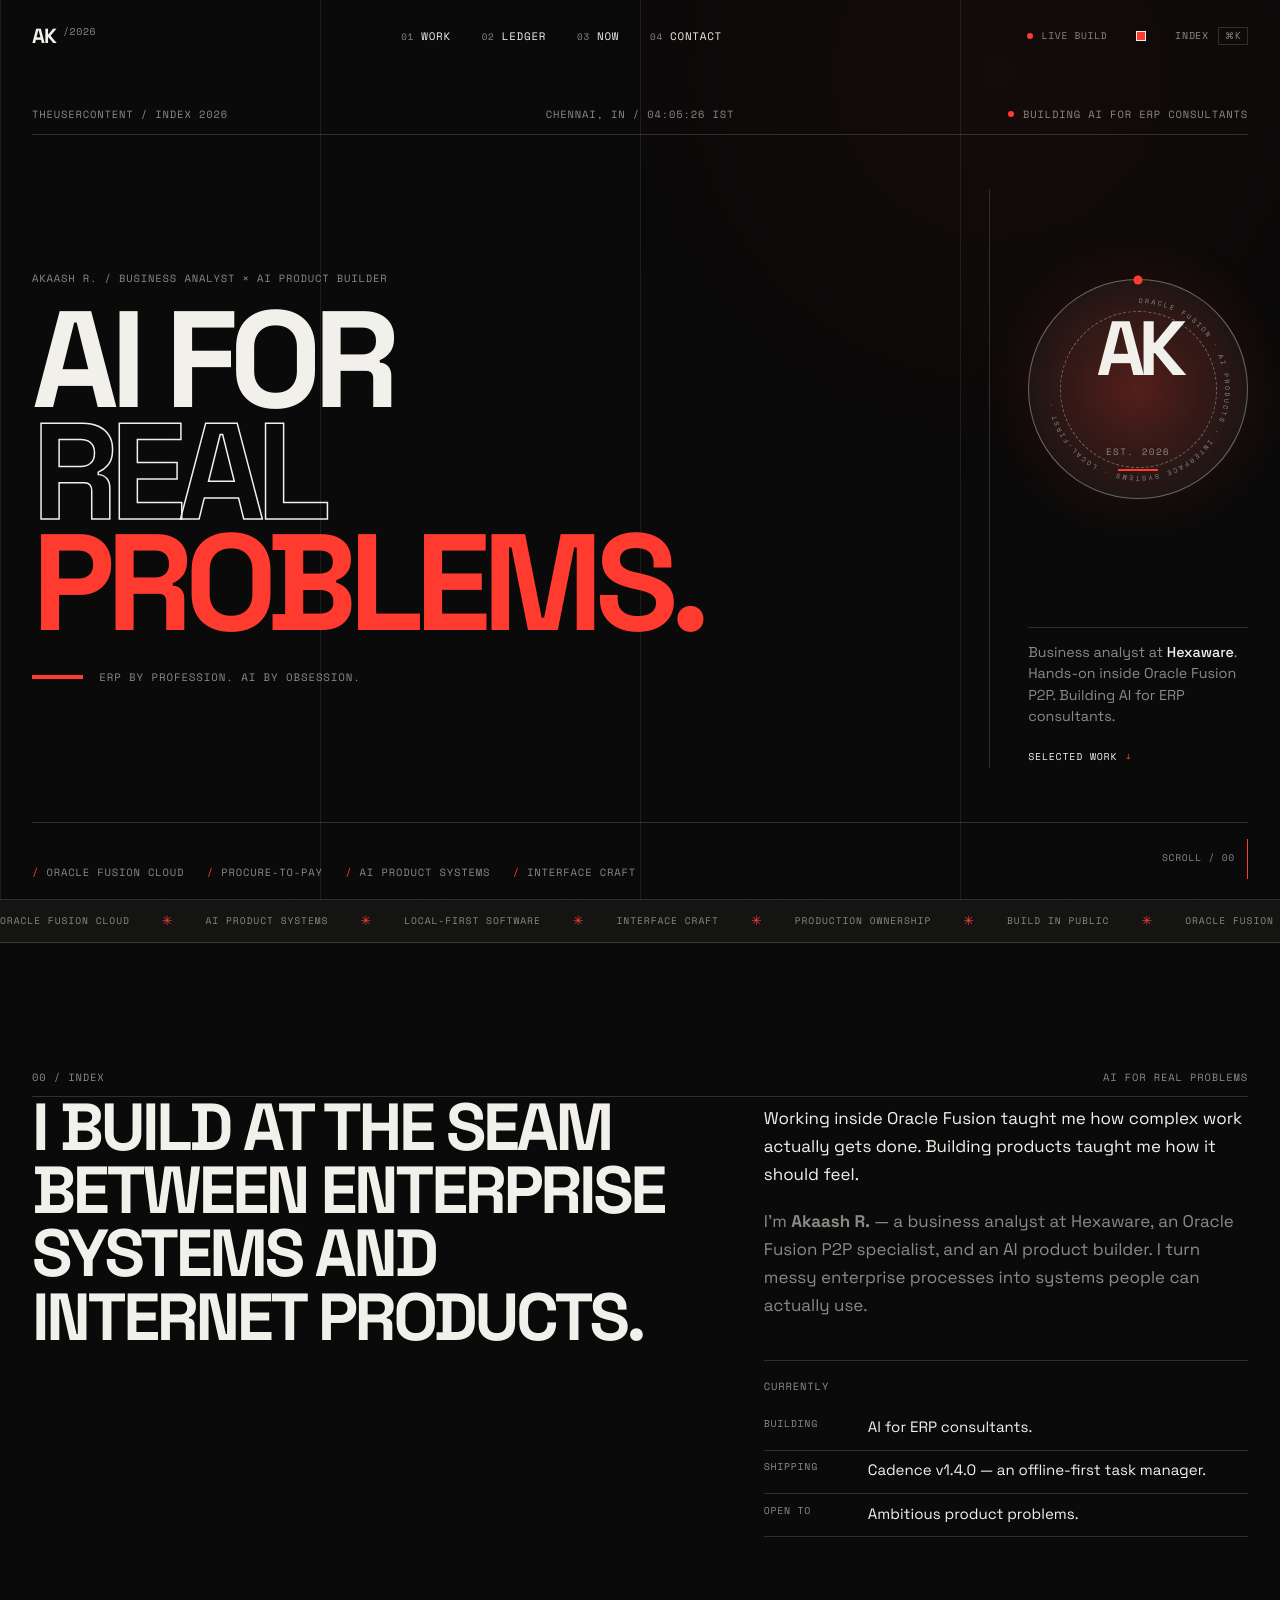
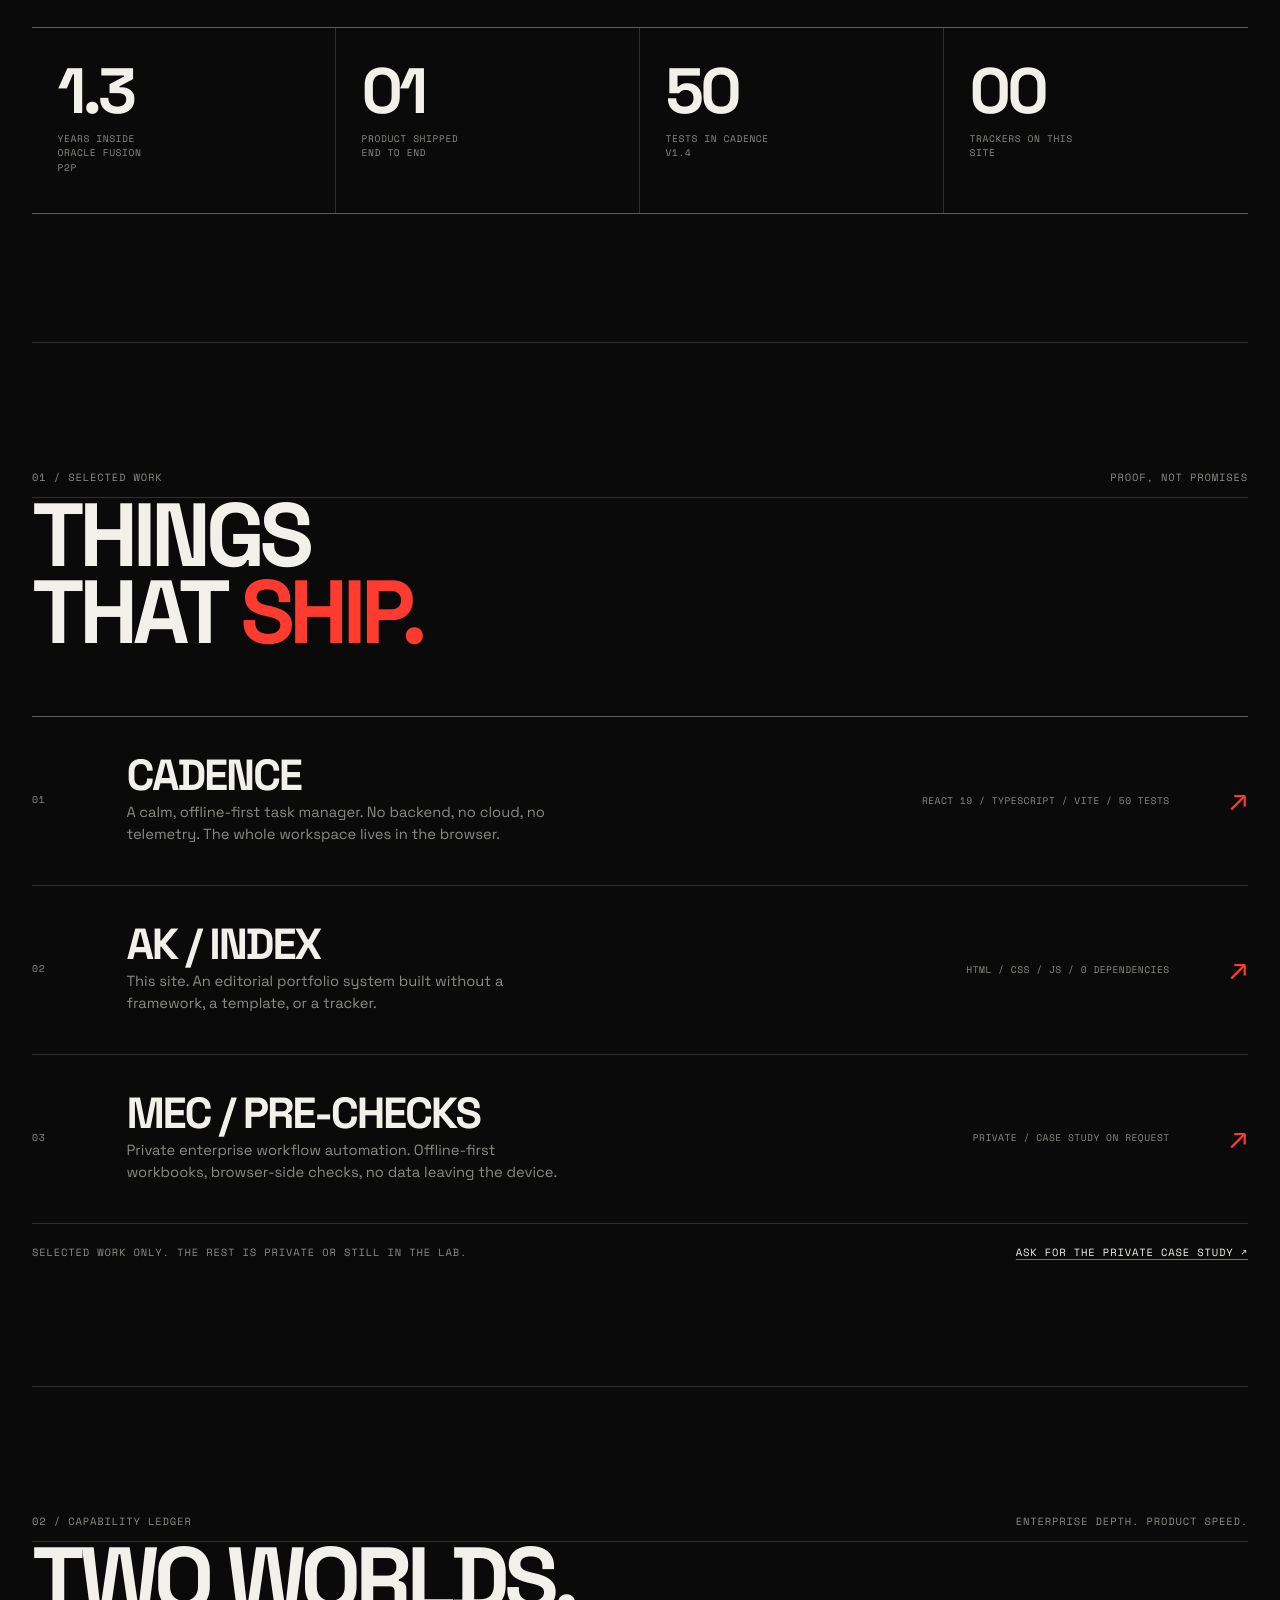
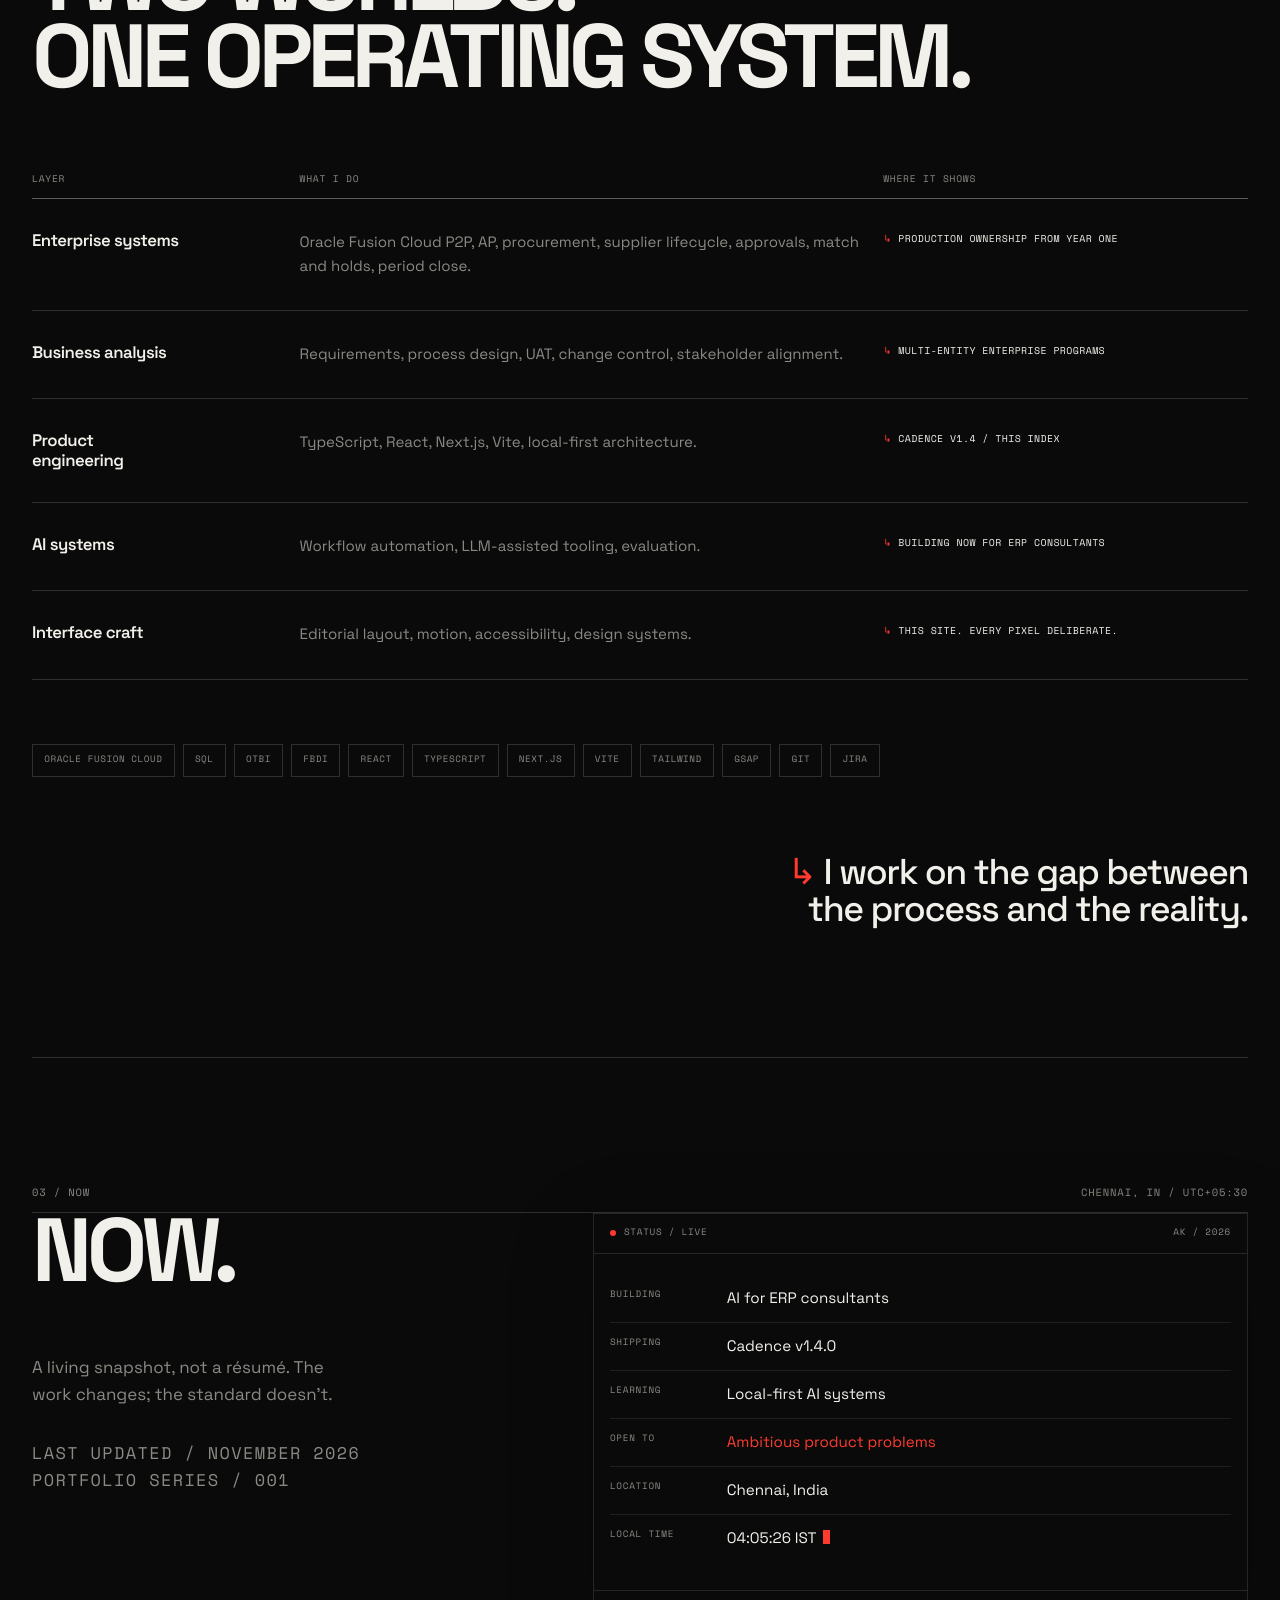
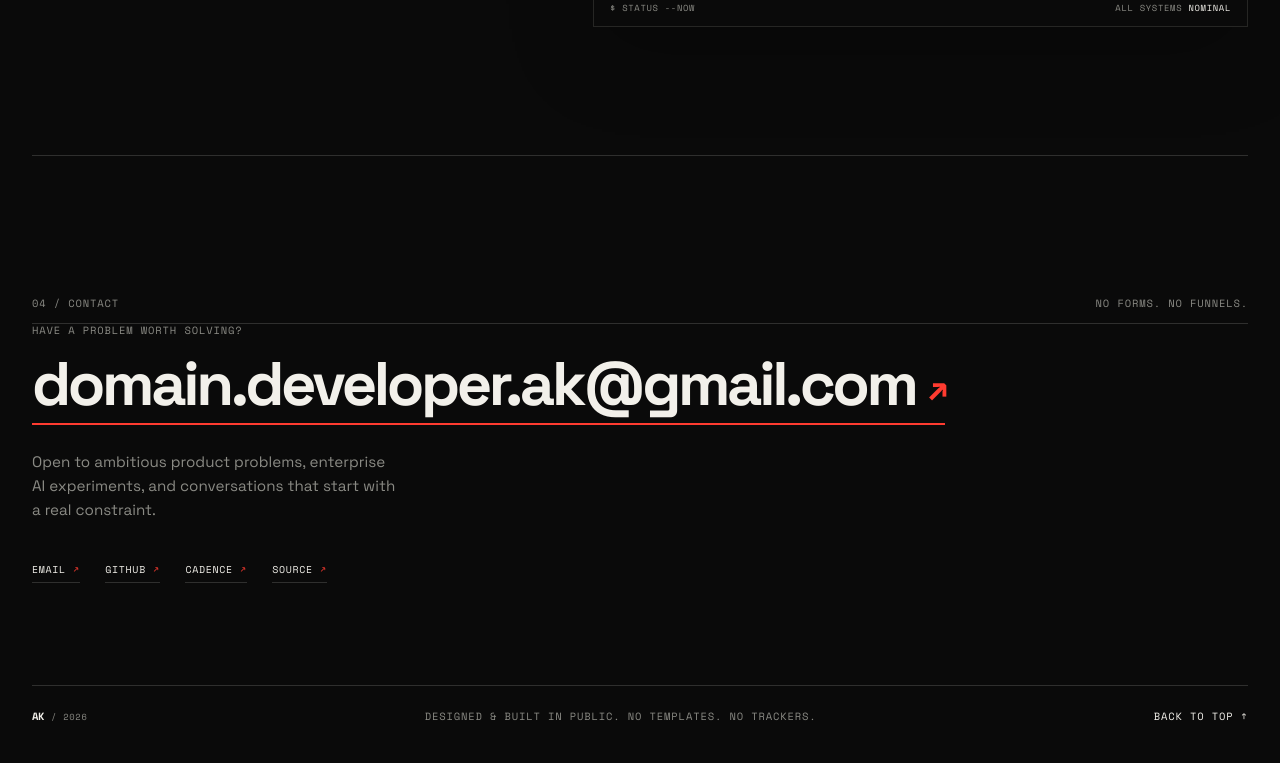
<file: index.html>
<!doctype html>
<html lang="en" data-theme="noir">
  <head>
    <meta charset="utf-8" />
    <meta name="viewport" content="width=device-width, initial-scale=1" />
    <title>Akaash R. — AI for real problems.</title>
    <meta
      name="description"
      content="Akaash R. is a business analyst at Hexaware, an Oracle Fusion P2P specialist, and an AI product builder. Hands-on inside Oracle Fusion P2P in production. Building AI for ERP consultants."
    />
    <meta name="author" content="Akaash R." />
    <meta name="theme-color" content="#0A0A0A" />
    <link rel="canonical" href="https://theusercontent.github.io/" />
    <link rel="icon" href="favicon.svg" type="image/svg+xml" />
    <link rel="apple-touch-icon" href="favicon.svg" />

    <meta property="og:type" content="website" />
    <meta property="og:title" content="Akaash R. — AI for real problems." />
    <meta
      property="og:description"
      content="Business analyst at Hexaware. Oracle Fusion P2P specialist. AI product builder. ERP by profession, AI by obsession."
    />
    <meta property="og:url" content="https://theusercontent.github.io/" />
    <meta property="og:image" content="https://theusercontent.github.io/og.png" />
    <meta property="og:image:width" content="1200" />
    <meta property="og:image:height" content="630" />
    <meta name="twitter:card" content="summary_large_image" />
    <meta name="twitter:title" content="Akaash R. — AI for real problems." />
    <meta
      name="twitter:description"
      content="Business analyst at Hexaware. Oracle Fusion P2P specialist. AI product builder."
    />
    <meta name="twitter:image" content="https://theusercontent.github.io/og.png" />

    <link rel="preconnect" href="https://fonts.googleapis.com" />
    <link rel="preconnect" href="https://fonts.gstatic.com" crossorigin />
    <link
      href="https://fonts.googleapis.com/css2?family=Space+Grotesk:wght@400;500;600;700&family=Space+Mono:wght@400;700&display=swap"
      rel="stylesheet"
    />
    <link rel="stylesheet" href="styles.css" />
    <script>
      (function () {
        try {
          var theme = localStorage.getItem("ak-theme");
          if (theme === "paper" || theme === "noir") {
            document.documentElement.dataset.theme = theme;
          }
        } catch (error) {}
      })();
    </script>
    <script type="application/ld+json">
      {
        "@context": "https://schema.org",
        "@type": "Person",
        "name": "Akaash R.",
        "url": "https://theusercontent.github.io/",
        "image": "https://theusercontent.github.io/og.png",
        "jobTitle": "Business Analyst",
        "worksFor": {
          "@type": "Organization",
          "name": "Hexaware"
        },
        "address": {
          "@type": "PostalAddress",
          "addressLocality": "Chennai",
          "addressCountry": "IN"
        },
        "knowsAbout": [
          "Oracle Fusion Cloud",
          "Procure-to-Pay",
          "Enterprise systems",
          "AI product development",
          "TypeScript",
          "React"
        ],
        "sameAs": ["https://github.com/theusercontent"]
      }
    </script>
    <script src="main.js" defer></script>
  </head>

  <body>
    <a class="skip" href="#main">Skip to content</a>
    <div class="scroll-progress" aria-hidden="true"><span></span></div>

    <header class="site-header" id="site-header">
      <div class="header-inner container">
        <a class="brand" href="#top" aria-label="Akaash R. — home">
          <span class="brand-mark">AK</span>
          <span class="brand-meta">/2026</span>
        </a>

        <nav class="nav" aria-label="Primary">
          <a href="#work"><span>01</span> Work</a>
          <a href="#ledger"><span>02</span> Ledger</a>
          <a href="#now"><span>03</span> Now</a>
          <a href="#contact"><span>04</span> Contact</a>
        </nav>

        <div class="header-actions">
          <span class="status"><i aria-hidden="true"></i> Live build</span>
          <button
            class="icon-button"
            id="theme-toggle"
            type="button"
            aria-label="Switch to paper theme"
            title="Switch theme"
          >
            <span aria-hidden="true"></span>
          </button>
          <button
            class="menu-button"
            id="menu-button"
            type="button"
            aria-haspopup="dialog"
            aria-controls="palette"
            aria-expanded="false"
          >
            Index <span class="kbd" aria-hidden="true">⌘K</span>
          </button>
        </div>
      </div>
    </header>

    <main id="main">
      <section class="hero" id="top" aria-labelledby="hero-title">
        <div class="hero-meta container micro">
          <span>THEUSERCONTENT / INDEX 2026</span>
          <span>CHENNAI, IN / <time data-clock>--:--:--</time> IST</span>
          <span class="hero-status"><i aria-hidden="true"></i> Building AI for ERP consultants</span>
        </div>

        <div class="hero-grid container">
          <div class="hero-copy">
            <p class="eyebrow micro">Akaash R. / Business analyst × AI product builder</p>
            <h1 id="hero-title">
              <span class="line"><span>AI FOR</span></span>
              <span class="line"><span class="outline">REAL</span></span>
              <span class="line"><span class="accent">PROBLEMS.</span></span>
            </h1>
            <div class="hero-foot">
              <span class="rule" aria-hidden="true"></span>
              <p>ERP by profession. AI by obsession.</p>
            </div>
          </div>

          <aside class="hero-aside" aria-label="Current identity">
            <div class="seal" data-parallax>
              <div class="seal-glow" aria-hidden="true"></div>
              <span class="seal-dot" aria-hidden="true"></span>
              <svg class="seal-type" viewBox="0 0 300 300" aria-hidden="true" focusable="false">
                <defs>
                  <path id="seal-path" d="M150,26 a124,124 0 1,1 -0.01,0" fill="none" />
                </defs>
                <text>
                  <textPath href="#seal-path" startOffset="0">
                    ORACLE FUSION · AI PRODUCTS · INTERFACE SYSTEMS · LOCAL-FIRST ·
                  </textPath>
                </text>
              </svg>
              <span class="seal-ring" aria-hidden="true"></span>
              <span class="seal-center">AK</span>
              <span class="seal-sub">EST. 2026</span>
            </div>

            <div class="hero-note">
              <p>
                Business analyst at <strong>Hexaware</strong>. Hands-on inside
                Oracle Fusion P2P. Building AI for ERP consultants.
              </p>
              <a class="text-link" href="#work">Selected work <span aria-hidden="true">↓</span></a>
            </div>
          </aside>
        </div>

        <div class="hero-bottom container">
          <div class="hero-tags micro">
            <span>Oracle Fusion Cloud</span>
            <span>Procure-to-Pay</span>
            <span>AI product systems</span>
            <span>Interface craft</span>
          </div>
          <a class="scroll-cue micro" href="#index">
            Scroll / 00
            <i aria-hidden="true"></i>
          </a>
        </div>
      </section>

      <div class="marquee" aria-hidden="true">
        <div class="marquee-track">
          <span>Oracle Fusion Cloud</span>
          <span>AI product systems</span>
          <span>Local-first software</span>
          <span>Interface craft</span>
          <span>Production ownership</span>
          <span>Build in public</span>
          <span>Oracle Fusion Cloud</span>
          <span>AI product systems</span>
          <span>Local-first software</span>
          <span>Interface craft</span>
          <span>Production ownership</span>
          <span>Build in public</span>
        </div>
      </div>

      <section class="intro section container" id="index" aria-labelledby="intro-title">
        <div class="section-head micro reveal">
          <span>00 / Index</span>
          <span>AI for real problems</span>
        </div>

        <div class="intro-grid">
          <h2 class="display reveal" id="intro-title">
            I build at the seam between enterprise systems and internet products.
          </h2>

          <div class="intro-copy">
            <p class="reveal">
              Working inside Oracle Fusion taught me how complex work actually
              gets done. Building products taught me how it should feel.
            </p>
            <p class="reveal">
              I'm <strong>Akaash R.</strong> — a business analyst at Hexaware, an
              Oracle Fusion P2P specialist, and an AI product builder. I turn messy
              enterprise processes into systems people can actually use.
            </p>

            <div class="currently reveal">
              <span class="micro">Currently</span>
              <p><span>Building</span> AI for ERP consultants.</p>
              <p><span>Shipping</span> Cadence v1.4.0 — an offline-first task manager.</p>
              <p><span>Open to</span> Ambitious product problems.</p>
            </div>
          </div>
        </div>

        <div class="stats reveal" aria-label="Selected facts">
          <div class="stat">
            <strong>1.3</strong>
            <span>Years inside Oracle Fusion P2P</span>
          </div>
          <div class="stat">
            <strong>01</strong>
            <span>Product shipped end to end</span>
          </div>
          <div class="stat">
            <strong>50</strong>
            <span>Tests in Cadence v1.4</span>
          </div>
          <div class="stat">
            <strong>00</strong>
            <span>Trackers on this site</span>
          </div>
        </div>
      </section>

      <section class="work section container" id="work" aria-labelledby="work-title">
        <div class="section-head micro reveal">
          <span>01 / Selected work</span>
          <span>Proof, not promises</span>
        </div>

        <h2 class="section-title reveal" id="work-title">
          Things<br />that <span class="accent">ship.</span>
        </h2>

        <div class="work-list reveal">
          <a
            class="work-row"
            href="https://github.com/theusercontent/cadence"
            target="_blank"
            rel="noreferrer"
            data-preview="assets/cadence-tasks.jpg"
          >
            <span class="work-index">01</span>
            <div class="work-main">
              <h3>Cadence</h3>
              <p>
                A calm, offline-first task manager. No backend, no cloud, no
                telemetry. The whole workspace lives in the browser.
              </p>
            </div>
            <div class="work-tags">React 19 / TypeScript / Vite / 50 tests</div>
            <span class="work-arrow" aria-hidden="true">↗</span>
          </a>

          <a
            class="work-row"
            href="https://github.com/theusercontent/theusercontent"
            target="_blank"
            rel="noreferrer"
            data-preview="assets/work-index.svg"
          >
            <span class="work-index">02</span>
            <div class="work-main">
              <h3>AK / Index</h3>
              <p>
                This site. An editorial portfolio system built without a framework,
                a template, or a tracker.
              </p>
            </div>
            <div class="work-tags">HTML / CSS / JS / 0 dependencies</div>
            <span class="work-arrow" aria-hidden="true">↗</span>
          </a>

          <a
            class="work-row"
            href="mailto:domain.developer.ak@gmail.com?subject=MEC%20pre-checks%20case%20study"
            data-preview="assets/work-private.svg"
          >
            <span class="work-index">03</span>
            <div class="work-main">
              <h3>MEC / Pre-Checks</h3>
              <p>
                Private enterprise workflow automation. Offline-first workbooks,
                browser-side checks, no data leaving the device.
              </p>
            </div>
            <div class="work-tags">Private / Case study on request</div>
            <span class="work-arrow" aria-hidden="true">↗</span>
          </a>
        </div>

        <div class="work-note micro reveal">
          <span>Selected work only. The rest is private or still in the lab.</span>
          <a href="mailto:domain.developer.ak@gmail.com?subject=Private%20case%20study">Ask for the private case study ↗</a>
        </div>
      </section>

      <section class="ledger section container" id="ledger" aria-labelledby="ledger-title">
        <div class="section-head micro reveal">
          <span>02 / Capability ledger</span>
          <span>Enterprise depth. Product speed.</span>
        </div>

        <h2 class="section-title reveal" id="ledger-title">
          Two worlds.<br />One operating system.
        </h2>

        <table class="ledger-table reveal">
          <thead>
            <tr>
              <th scope="col">Layer</th>
              <th scope="col">What I do</th>
              <th scope="col">Where it shows</th>
            </tr>
          </thead>
          <tbody>
            <tr>
              <td data-label="Layer"><span class="ledger-domain">Enterprise systems</span></td>
              <td data-label="What I do">
                Oracle Fusion Cloud P2P, AP, procurement, supplier lifecycle,
                approvals, match and holds, period close.
              </td>
              <td data-label="Where it shows">Production ownership from year one</td>
            </tr>
            <tr>
              <td data-label="Layer"><span class="ledger-domain">Business analysis</span></td>
              <td data-label="What I do">
                Requirements, process design, UAT, change control, stakeholder
                alignment.
              </td>
              <td data-label="Where it shows">Multi-entity enterprise programs</td>
            </tr>
            <tr>
              <td data-label="Layer"><span class="ledger-domain">Product engineering</span></td>
              <td data-label="What I do">
                TypeScript, React, Next.js, Vite, local-first architecture.
              </td>
              <td data-label="Where it shows">Cadence v1.4 / this index</td>
            </tr>
            <tr>
              <td data-label="Layer"><span class="ledger-domain">AI systems</span></td>
              <td data-label="What I do">
                Workflow automation, LLM-assisted tooling, evaluation.
              </td>
              <td data-label="Where it shows">Building now for ERP consultants</td>
            </tr>
            <tr>
              <td data-label="Layer"><span class="ledger-domain">Interface craft</span></td>
              <td data-label="What I do">
                Editorial layout, motion, accessibility, design systems.
              </td>
              <td data-label="Where it shows">This site. Every pixel deliberate.</td>
            </tr>
          </tbody>
        </table>

        <div class="toolbelt reveal" aria-label="Tools">
          <span>Oracle Fusion Cloud</span>
          <span>SQL</span>
          <span>OTBI</span>
          <span>FBDI</span>
          <span>React</span>
          <span>TypeScript</span>
          <span>Next.js</span>
          <span>Vite</span>
          <span>Tailwind</span>
          <span>GSAP</span>
          <span>Git</span>
          <span>Jira</span>
        </div>

        <p class="ledger-quote reveal">
          I work on the gap between the process and the reality.
        </p>
      </section>

      <section class="now section container" id="now" aria-labelledby="now-title">
        <div class="section-head micro reveal">
          <span>03 / Now</span>
          <span>Chennai, IN / UTC+05:30</span>
        </div>

        <div class="now-grid">
          <div>
            <h2 class="section-title reveal" id="now-title">Now.</h2>
            <p class="now-intro reveal">
              A living snapshot, not a résumé. The work changes; the standard
              doesn't.
            </p>
            <p class="now-intro now-meta reveal micro muted">
              Last updated / November 2026<br />
              Portfolio series / 001
            </p>
          </div>

          <div class="now-panel reveal">
            <div class="now-top">
              <span><i aria-hidden="true"></i> Status / Live</span>
              <span>AK / 2026</span>
            </div>
            <dl class="now-body">
              <div class="now-row">
                <dt>Building</dt>
                <dd>AI for ERP consultants</dd>
              </div>
              <div class="now-row">
                <dt>Shipping</dt>
                <dd>Cadence v1.4.0</dd>
              </div>
              <div class="now-row">
                <dt>Learning</dt>
                <dd>Local-first AI systems</dd>
              </div>
              <div class="now-row">
                <dt>Open to</dt>
                <dd><em>Ambitious product problems</em></dd>
              </div>
              <div class="now-row">
                <dt>Location</dt>
                <dd>Chennai, India</dd>
              </div>
              <div class="now-row">
                <dt>Local time</dt>
                <dd><time data-clock>--:--:--</time> IST <span class="cursor" aria-hidden="true"></span></dd>
              </div>
            </dl>
            <div class="now-foot">
              <span>$ status --now</span>
              <span>All systems <strong>nominal</strong></span>
            </div>
          </div>
        </div>
      </section>

      <section class="contact section container" id="contact" aria-labelledby="contact-title">
        <div class="section-head micro reveal">
          <span>04 / Contact</span>
          <span>No forms. No funnels.</span>
        </div>

        <p class="contact-kicker micro reveal" id="contact-title">Have a problem worth solving?</p>

        <a
          class="contact-mail reveal"
          href="mailto:domain.developer.ak@gmail.com?subject=Let%27s%20build%20something"
        >
          domain.developer.ak@gmail.com <span aria-hidden="true">↗</span>
        </a>

        <p class="contact-note reveal">
          Open to ambitious product problems, enterprise AI experiments, and
          conversations that start with a real constraint.
        </p>

        <div class="contact-links reveal">
          <a href="mailto:domain.developer.ak@gmail.com">Email <span aria-hidden="true">↗</span></a>
          <a href="https://github.com/theusercontent" target="_blank" rel="noreferrer">GitHub <span aria-hidden="true">↗</span></a>
          <a href="https://github.com/theusercontent/cadence" target="_blank" rel="noreferrer">Cadence <span aria-hidden="true">↗</span></a>
          <a href="https://github.com/theusercontent/theusercontent" target="_blank" rel="noreferrer">Source <span aria-hidden="true">↗</span></a>
        </div>
      </section>
    </main>

    <footer class="site-footer container micro">
      <span class="footer-mark">AK <span>/ 2026</span></span>
      <span>Designed &amp; built in public. No templates. No trackers.</span>
      <a href="#top">Back to top ↑</a>
    </footer>

    <div class="preview" id="preview" aria-hidden="true"></div>

    <div
      class="palette"
      id="palette"
      role="dialog"
      aria-modal="true"
      aria-labelledby="palette-title"
      aria-describedby="palette-help"
      hidden
    >
      <div class="palette-panel">
        <div class="palette-top">
          <span class="prompt" aria-hidden="true">/</span>
          <h2 class="sr-only" id="palette-title">Command palette</h2>
          <input
            class="palette-input"
            id="palette-input"
            type="text"
            placeholder="Type to navigate…"
            autocomplete="off"
            spellcheck="false"
            role="combobox"
            aria-expanded="true"
            aria-controls="palette-list"
            aria-autocomplete="list"
            aria-activedescendant=""
          />
        </div>
        <ul class="palette-list" id="palette-list" role="listbox" aria-label="Navigation"></ul>
        <div class="palette-foot" id="palette-help">
          <span>↑↓ navigate / enter open / esc close</span>
          <span>AK / INDEX</span>
        </div>
      </div>
    </div>
  </body>
</html>
</file>
<file: styles.css>
/* ==========================================================================
   AK / INDEX — editorial portfolio system
   Hand-written CSS. No framework. No trackers.
   ========================================================================== */

:root,
[data-theme="noir"] {
  --bg: #0a0a0a;
  --fg: #f2f0ea;
  --muted: #8a8a84;
  --accent: #ff3b30;
  --line: rgba(242, 240, 234, 0.16);
  --line-strong: rgba(242, 240, 234, 0.36);
  --surface: rgba(242, 240, 234, 0.045);
  --inverse: #0a0a0a;
  --panel: #0a0a0a;
  --panel-fg: #f2f0ea;
  --panel-line: #262624;
  --panel-muted: #8a8a84;
  color-scheme: dark;
}

[data-theme="paper"] {
  --bg: #f2f0ea;
  --fg: #0a0a0a;
  --muted: #66645f;
  --accent: #d92d20;
  --line: rgba(10, 10, 10, 0.16);
  --line-strong: rgba(10, 10, 10, 0.36);
  --surface: rgba(10, 10, 10, 0.045);
  --inverse: #f2f0ea;
  --panel: #0a0a0a;
  --panel-fg: #f2f0ea;
  --panel-line: #262624;
  --panel-muted: #8a8a84;
  color-scheme: light;
}

*,
*::before,
*::after {
  box-sizing: border-box;
}

html {
  min-width: 320px;
  scroll-behavior: smooth;
  -webkit-text-size-adjust: 100%;
}

body {
  min-height: 100vh;
  margin: 0;
  overflow-x: clip;
  background: var(--bg);
  color: var(--fg);
  font-family: "Space Grotesk", Arial, Helvetica, sans-serif;
  font-size: 16px;
  line-height: 1.5;
  -webkit-font-smoothing: antialiased;
  text-rendering: geometricprecision;
  transition: background-color 0.35s ease, color 0.35s ease;
}

body::selection {
  background: var(--accent);
  color: var(--inverse);
}

body::before {
  content: "";
  position: fixed;
  inset: 0;
  z-index: -2;
  pointer-events: none;
  background:
    linear-gradient(90deg, var(--line) 1px, transparent 1px) 0 0 / 25vw 100%,
    radial-gradient(circle at 78% 8%, color-mix(in srgb, var(--accent) 8%, transparent), transparent 34%);
  opacity: 0.55;
}

body::after {
  content: "";
  position: fixed;
  inset: 0;
  z-index: 90;
  pointer-events: none;
  opacity: 0.035;
  mix-blend-mode: soft-light;
  background-image: url("data:image/svg+xml,%3Csvg viewBox='0 0 240 240' xmlns='http://www.w3.org/2000/svg'%3E%3Cfilter id='n'%3E%3CfeTurbulence type='fractalNoise' baseFrequency='.82' numOctaves='3' stitchTiles='stitch'/%3E%3C/filter%3E%3Crect width='100%25' height='100%25' filter='url(%23n)' opacity='.6'/%3E%3C/svg%3E");
}

body.is-locked {
  overflow: hidden;
}

a {
  color: inherit;
  text-decoration: none;
}

button,
input {
  font: inherit;
}

button {
  color: inherit;
}

img,
svg {
  display: block;
  max-width: 100%;
}

:focus-visible {
  outline: 1px solid var(--accent);
  outline-offset: 4px;
}

.container {
  width: min(100% - clamp(1.5rem, 5vw, 5rem), 1600px);
  margin-inline: auto;
}

.sr-only {
  position: absolute;
  width: 1px;
  height: 1px;
  padding: 0;
  margin: -1px;
  overflow: hidden;
  clip: rect(0, 0, 0, 0);
  white-space: nowrap;
  border: 0;
}

.micro {
  font-family: "Space Mono", Consolas, monospace;
  font-size: clamp(0.6rem, 0.56rem + 0.12vw, 0.72rem);
  line-height: 1.2;
  letter-spacing: 0.08em;
  text-transform: uppercase;
}

.muted {
  color: var(--muted);
}

.accent {
  color: var(--accent);
}

.skip {
  position: fixed;
  top: 1rem;
  left: 1rem;
  z-index: 200;
  padding: 0.8rem 1rem;
  background: var(--fg);
  color: var(--inverse);
  font-family: "Space Mono", Consolas, monospace;
  font-size: 0.7rem;
  text-transform: uppercase;
  letter-spacing: 0.08em;
  transform: translateY(-160%);
  transition: transform 0.2s ease;
}

.skip:focus {
  transform: translateY(0);
}

.scroll-progress {
  position: fixed;
  inset: 0 0 auto;
  z-index: 120;
  height: 2px;
  pointer-events: none;
  background: transparent;
}

.scroll-progress span {
  display: block;
  width: 0;
  height: 100%;
  background: var(--accent);
  transition: width 0.08s linear;
}

/* ==========================================================================
   Header
   ========================================================================== */

.site-header {
  position: fixed;
  inset: 0 0 auto;
  z-index: 70;
  border-bottom: 1px solid transparent;
  transition: background-color 0.3s ease, border-color 0.3s ease, backdrop-filter 0.3s ease;
}

.site-header.is-scrolled {
  background: color-mix(in srgb, var(--bg) 88%, transparent);
  border-bottom-color: var(--line);
  backdrop-filter: blur(14px);
}

.header-inner {
  display: grid;
  grid-template-columns: auto 1fr auto;
  align-items: center;
  gap: clamp(1rem, 3vw, 3rem);
  padding-block: clamp(0.9rem, 1.6vw, 1.25rem);
}

.brand {
  display: inline-flex;
  align-items: flex-start;
  gap: 0.45rem;
  width: fit-content;
  line-height: 1;
}

.brand-mark {
  font-size: clamp(1.15rem, 1.6vw, 1.5rem);
  font-weight: 700;
  letter-spacing: -0.05em;
}

.brand-meta {
  margin-top: 0.1rem;
  color: var(--muted);
  font-family: "Space Mono", Consolas, monospace;
  font-size: 0.62rem;
  letter-spacing: 0.06em;
}

.brand:hover .brand-mark {
  color: var(--accent);
}

.nav {
  display: flex;
  justify-self: center;
  gap: clamp(1rem, 2.4vw, 2.2rem);
}

.nav a {
  position: relative;
  display: inline-flex;
  align-items: baseline;
  gap: 0.45rem;
  padding-block: 0.35rem;
  font-family: "Space Mono", Consolas, monospace;
  font-size: 0.68rem;
  letter-spacing: 0.07em;
  text-transform: uppercase;
}

.nav a span {
  color: var(--muted);
  font-size: 0.58rem;
}

.nav a::after {
  content: "";
  position: absolute;
  inset: auto 0 0;
  height: 1px;
  background: var(--accent);
  transform: scaleX(0);
  transform-origin: left;
  transition: transform 0.3s cubic-bezier(0.2, 0.7, 0.2, 1);
}

.nav a:hover::after,
.nav a:focus-visible::after {
  transform: scaleX(1);
}

.nav a:hover,
.nav a.is-active {
  color: var(--accent);
}

.nav a.is-active::after {
  transform: scaleX(1);
}

.header-actions {
  display: flex;
  align-items: center;
  justify-content: flex-end;
  gap: clamp(0.75rem, 1.6vw, 1.4rem);
}

.status {
  display: inline-flex;
  align-items: center;
  gap: 0.55rem;
  color: var(--muted);
  font-family: "Space Mono", Consolas, monospace;
  font-size: 0.6rem;
  letter-spacing: 0.07em;
  text-transform: uppercase;
  white-space: nowrap;
}

.status i {
  width: 6px;
  height: 6px;
  border-radius: 50%;
  background: var(--accent);
  animation: pulse 2.4s ease-in-out infinite;
}

.icon-button,
.menu-button {
  display: inline-flex;
  align-items: center;
  gap: 0.6rem;
  min-height: 2rem;
  padding: 0;
  border: 0;
  background: transparent;
  cursor: pointer;
  font-family: "Space Mono", Consolas, monospace;
  font-size: 0.62rem;
  letter-spacing: 0.07em;
  text-transform: uppercase;
}

.icon-button {
  width: 1.7rem;
  height: 1.7rem;
  justify-content: center;
}

.icon-button span {
  width: 10px;
  height: 10px;
  border: 1px solid currentColor;
  background: var(--accent);
  transition: transform 0.3s ease;
}

.icon-button:hover span {
  transform: rotate(45deg);
}

.menu-button {
  color: var(--muted);
  transition: color 0.2s ease;
}

.menu-button:hover {
  color: var(--fg);
}

.menu-button .kbd {
  padding: 0.2rem 0.35rem;
  border: 1px solid var(--line);
  color: var(--muted);
  font-size: 0.55rem;
  line-height: 1;
}

/* ==========================================================================
   Hero
   ========================================================================== */

.hero {
  display: flex;
  flex-direction: column;
  min-height: 100svh;
  padding-top: clamp(6.5rem, 12vh, 9rem);
  border-bottom: 1px solid var(--line);
  overflow: clip;
}

.hero-meta {
  display: grid;
  grid-template-columns: 1fr auto 1fr;
  gap: 1rem;
  padding-bottom: 0.85rem;
  border-bottom: 1px solid var(--line);
  color: var(--muted);
}

.hero-meta > :last-child {
  text-align: right;
}

.hero-status {
  display: inline-flex;
  align-items: center;
  gap: 0.55rem;
  justify-self: end;
}

.hero-status i {
  width: 6px;
  height: 6px;
  border-radius: 50%;
  background: var(--accent);
  animation: pulse 2.4s ease-in-out infinite;
}

.hero-grid {
  flex: 1;
  display: grid;
  grid-template-columns: minmax(0, 1.55fr) minmax(250px, 0.45fr);
  gap: clamp(2rem, 5vw, 5rem);
  align-items: center;
  padding-block: clamp(2.5rem, 6vh, 5rem);
}

.hero-copy {
  min-width: 0;
}

.eyebrow {
  margin: 0 0 clamp(1.2rem, 2.5vh, 2rem);
  color: var(--muted);
}

.hero h1 {
  max-width: 100%;
  margin: 0;
  font-size: clamp(3.4rem, 10.7vw, 11.6rem);
  font-weight: 700;
  line-height: 0.78;
  letter-spacing: -0.06em;
  text-transform: uppercase;
}

.hero h1 .line {
  display: block;
  overflow: hidden;
  padding-bottom: 0.035em;
}

.hero h1 .line > span {
  display: block;
  transform: translateY(108%);
  animation: rise 1.05s cubic-bezier(0.2, 0.7, 0.2, 1) forwards;
}

.hero h1 .line:nth-child(2) > span {
  animation-delay: 0.09s;
}

.hero h1 .line:nth-child(3) > span {
  animation-delay: 0.18s;
}

.hero h1 .outline {
  color: transparent;
  -webkit-text-stroke: 1.5px var(--fg);
}

.hero h1 .accent {
  color: var(--accent);
}

.hero-foot {
  display: flex;
  align-items: center;
  gap: 1rem;
  margin-top: clamp(1.5rem, 3vh, 2.5rem);
  color: var(--muted);
}

.hero-foot .rule {
  width: clamp(2rem, 4vw, 3.5rem);
  height: 4px;
  background: var(--accent);
  flex: 0 0 auto;
}

.hero-foot p {
  margin: 0;
  font-family: "Space Mono", Consolas, monospace;
  font-size: clamp(0.62rem, 0.58rem + 0.12vw, 0.72rem);
  letter-spacing: 0.08em;
  text-transform: uppercase;
}

.hero-aside {
  display: grid;
  align-content: space-between;
  align-self: stretch;
  gap: 2.5rem;
  padding-top: clamp(1rem, 10vh, 8rem);
  padding-left: clamp(1.5rem, 3vw, 3rem);
  border-left: 1px solid var(--line);
}

.seal {
  position: relative;
  display: grid;
  place-items: center;
  justify-self: end;
  width: min(100%, 330px);
  aspect-ratio: 1;
  border: 1px solid var(--line-strong);
  border-radius: 50%;
  background:
    radial-gradient(circle at 50% 50%, color-mix(in srgb, var(--accent) 13%, transparent), transparent 68%),
    var(--surface);
  transition: transform 0.4s ease;
}

.seal-glow {
  position: absolute;
  inset: -30%;
  z-index: -1;
  border-radius: 50%;
  background: radial-gradient(circle, color-mix(in srgb, var(--accent) 16%, transparent), transparent 64%);
  pointer-events: none;
}

.seal-ring {
  position: absolute;
  inset: 14%;
  border: 1px dashed var(--line-strong);
  border-radius: 50%;
}

.seal-type {
  position: absolute;
  inset: 2%;
  width: 96%;
  height: 96%;
  animation: spin 46s linear infinite;
}

.seal-type text {
  fill: var(--muted);
  font-family: "Space Mono", Consolas, monospace;
  font-size: 9.5px;
  letter-spacing: 3.2px;
  text-transform: uppercase;
}

.seal-dot {
  position: absolute;
  top: 0;
  left: 50%;
  width: 9px;
  height: 9px;
  border-radius: 50%;
  background: var(--accent);
  transform: translate(-50%, -50%);
  animation: pulse 2.4s ease-in-out infinite;
}

.seal-center {
  margin-top: 0.15em;
  font-size: clamp(3.5rem, 6vw, 6.5rem);
  font-weight: 700;
  line-height: 0.8;
  letter-spacing: -0.09em;
}

.seal-sub {
  margin-top: 0.7rem;
  color: var(--muted);
  font-family: "Space Mono", Consolas, monospace;
  font-size: 0.58rem;
  letter-spacing: 0.16em;
}

.seal-sub::after {
  content: "";
  display: block;
  width: 2.5rem;
  height: 2px;
  margin: 0.55rem auto 0;
  background: var(--accent);
}

.hero-note {
  max-width: 31ch;
  padding-top: 0.9rem;
  border-top: 1px solid var(--line);
  color: var(--muted);
  font-size: clamp(0.82rem, 0.8rem + 0.12vw, 0.95rem);
  line-height: 1.5;
}

.hero-note p {
  margin: 0 0 1.1rem;
}

.hero-note strong {
  color: var(--fg);
  font-weight: 500;
}

.text-link {
  display: inline-flex;
  align-items: center;
  gap: 0.5rem;
  color: var(--fg);
  font-family: "Space Mono", Consolas, monospace;
  font-size: 0.62rem;
  letter-spacing: 0.08em;
  text-transform: uppercase;
}

.text-link span {
  color: var(--accent);
  transition: transform 0.25s ease;
}

.text-link:hover span {
  transform: translateY(3px);
}

.hero-bottom {
  display: flex;
  align-items: flex-end;
  justify-content: space-between;
  gap: 1.5rem;
  padding-block: 1rem 1.25rem;
  border-top: 1px solid var(--line);
}

.hero-tags {
  display: flex;
  flex-wrap: wrap;
  gap: 0.45rem 1.4rem;
  color: var(--muted);
}

.hero-tags span::before {
  content: "/";
  margin-right: 0.45rem;
  color: var(--accent);
}

.scroll-cue {
  display: inline-flex;
  align-items: center;
  gap: 0.75rem;
  color: var(--muted);
  font-family: "Space Mono", Consolas, monospace;
  font-size: 0.6rem;
  letter-spacing: 0.08em;
  text-transform: uppercase;
  white-space: nowrap;
}

.scroll-cue i {
  display: block;
  width: 1px;
  height: 2.5rem;
  background: var(--accent);
  animation: scroll-pulse 1.8s ease-in-out infinite;
}

/* ==========================================================================
   Marquee
   ========================================================================== */

.marquee {
  overflow: hidden;
  padding-block: 0.7rem;
  border-bottom: 1px solid var(--line);
  background: var(--surface);
}

.marquee-track {
  display: flex;
  width: max-content;
  animation: marquee 38s linear infinite;
}

.marquee:hover .marquee-track {
  animation-play-state: paused;
}

.marquee-track span {
  display: inline-flex;
  align-items: center;
  gap: 2rem;
  padding-right: 2rem;
  color: var(--muted);
  font-family: "Space Mono", Consolas, monospace;
  font-size: 0.6rem;
  letter-spacing: 0.1em;
  text-transform: uppercase;
  white-space: nowrap;
}

.marquee-track span::after {
  content: "✳";
  color: var(--accent);
  font-size: 0.8rem;
}

/* ==========================================================================
   Sections
   ========================================================================== */

.section {
  padding-block: clamp(5rem, 10vw, 10rem);
  border-bottom: 1px solid var(--line);
  scroll-margin-top: 5rem;
}

.section-head {
  display: flex;
  justify-content: space-between;
  gap: 1.5rem;
  padding-bottom: 0.8rem;
  border-bottom: 1px solid var(--line);
  color: var(--muted);
}

.section-head .micro:last-child {
  text-align: right;
}

.display {
  margin: 0;
  font-size: clamp(2.4rem, 5.2vw, 6.2rem);
  font-weight: 700;
  line-height: 0.95;
  letter-spacing: -0.05em;
  text-transform: uppercase;
  text-wrap: balance;
}

.section-title {
  margin: 0 0 clamp(2.5rem, 5vw, 5rem);
  font-size: clamp(2.8rem, 7vw, 8.5rem);
  font-weight: 700;
  line-height: 0.86;
  letter-spacing: -0.06em;
  text-transform: uppercase;
}

.section-title .accent {
  color: var(--accent);
}

/* ==========================================================================
   Intro
   ========================================================================== */

.intro-grid {
  display: grid;
  grid-template-columns: minmax(0, 1.15fr) minmax(0, 0.85fr);
  gap: clamp(2rem, 6vw, 7rem);
  align-items: start;
}

.intro-copy {
  max-width: 48ch;
  padding-top: 0.5rem;
  color: var(--muted);
  font-size: clamp(0.95rem, 0.9rem + 0.2vw, 1.12rem);
  line-height: 1.65;
}

.intro-copy p {
  margin: 0 0 1.2rem;
}

.intro-copy p:first-child {
  color: var(--fg);
}

.currently {
  margin-top: 2.5rem;
  padding-top: 1.2rem;
  border-top: 1px solid var(--line);
}

.currently .micro {
  display: block;
  margin-bottom: 0.9rem;
  color: var(--muted);
}

.currently p {
  display: grid;
  grid-template-columns: 5.5rem 1fr;
  gap: 1rem;
  margin: 0;
  padding-block: 0.55rem;
  border-bottom: 1px solid var(--line);
  font-size: 0.94rem;
  color: var(--fg);
}

.currently p span {
  color: var(--muted);
  font-family: "Space Mono", Consolas, monospace;
  font-size: 0.62rem;
  letter-spacing: 0.07em;
  text-transform: uppercase;
}

.stats {
  display: grid;
  grid-template-columns: repeat(4, 1fr);
  margin-top: clamp(3rem, 7vw, 7rem);
  border-top: 1px solid var(--line-strong);
  border-bottom: 1px solid var(--line-strong);
}

.stat {
  display: flex;
  flex-direction: column;
  gap: 0.9rem;
  padding: clamp(1.5rem, 3vw, 2.6rem) clamp(1rem, 2vw, 2rem);
  border-right: 1px solid var(--line);
}

.stat:last-child {
  border-right: 0;
}

.stat strong {
  font-size: clamp(2.6rem, 5vw, 4.6rem);
  font-weight: 700;
  line-height: 0.8;
  letter-spacing: -0.06em;
}

.stat strong em {
  color: var(--accent);
  font-style: normal;
}

.stat span {
  max-width: 18ch;
  color: var(--muted);
  font-family: "Space Mono", Consolas, monospace;
  font-size: 0.6rem;
  line-height: 1.5;
  letter-spacing: 0.06em;
  text-transform: uppercase;
}

/* ==========================================================================
   Work
   ========================================================================== */

.work-list {
  border-top: 1px solid var(--line-strong);
}

.work-row {
  position: relative;
  isolation: isolate;
  display: grid;
  grid-template-columns: 3.5rem minmax(0, 1.7fr) minmax(0, 0.8fr) 2.5rem;
  gap: clamp(1rem, 3vw, 2.5rem);
  align-items: center;
  padding-block: clamp(1.5rem, 3vw, 2.4rem);
  border-bottom: 1px solid var(--line);
  transition: color 0.35s ease;
}

.work-row::before {
  content: "";
  position: absolute;
  inset: 0;
  z-index: -1;
  background: var(--fg);
  transform: scaleX(0);
  transform-origin: left;
  transition: transform 0.5s cubic-bezier(0.2, 0.7, 0.2, 1);
}

.work-row:hover,
.work-row:focus-visible {
  color: var(--bg);
}

.work-row:hover::before,
.work-row:focus-visible::before {
  transform: scaleX(1);
}

.work-index {
  color: var(--muted);
  font-family: "Space Mono", Consolas, monospace;
  font-size: 0.62rem;
  letter-spacing: 0.08em;
  transition: color 0.3s ease;
}

.work-main h3 {
  margin: 0 0 0.35rem;
  font-size: clamp(1.75rem, 3.4vw, 3.6rem);
  font-weight: 700;
  line-height: 0.95;
  letter-spacing: -0.05em;
  text-transform: uppercase;
}

.work-main p {
  max-width: 46ch;
  margin: 0;
  color: var(--muted);
  font-size: clamp(0.82rem, 0.8rem + 0.15vw, 0.96rem);
  line-height: 1.5;
  transition: color 0.3s ease;
}

.work-tags {
  color: var(--muted);
  font-family: "Space Mono", Consolas, monospace;
  font-size: 0.6rem;
  line-height: 1.7;
  letter-spacing: 0.05em;
  text-align: right;
  text-transform: uppercase;
  transition: color 0.3s ease;
}

.work-arrow {
  justify-self: end;
  color: var(--accent);
  font-size: clamp(1.4rem, 2.4vw, 2.2rem);
  line-height: 1;
  transition: transform 0.3s ease;
}

.work-row:hover .work-index,
.work-row:hover .work-main p,
.work-row:hover .work-tags,
.work-row:focus-visible .work-index,
.work-row:focus-visible .work-main p,
.work-row:focus-visible .work-tags {
  color: color-mix(in srgb, var(--bg) 72%, transparent);
}

.work-row:hover .work-arrow,
.work-row:focus-visible .work-arrow {
  transform: translate(4px, -4px);
}

.work-note {
  display: flex;
  justify-content: space-between;
  gap: 1.5rem;
  margin-top: 1.4rem;
  color: var(--muted);
}

.work-note a {
  color: var(--fg);
  text-decoration: underline;
  text-decoration-color: var(--accent);
  text-underline-offset: 0.25em;
}

.work-note a:hover {
  color: var(--accent);
}

/* Floating preview */
.preview {
  position: fixed;
  top: 0;
  left: 0;
  z-index: 55;
  width: min(22rem, 30vw);
  aspect-ratio: 16 / 10;
  pointer-events: none;
  opacity: 0;
  border: 1px solid var(--line-strong);
  background: var(--bg) center / cover no-repeat;
  box-shadow: 0 24px 70px rgba(0, 0, 0, 0.35);
  transform: translate3d(-50%, -50%, 0) scale(0.96);
  transition: opacity 0.2s ease, transform 0.2s ease;
}

.preview.is-visible {
  opacity: 1;
  transform: translate3d(-50%, -50%, 0) scale(1);
}

.preview::after {
  content: "OPEN ↗";
  position: absolute;
  right: 0;
  bottom: 0;
  padding: 0.45rem 0.6rem;
  background: var(--accent);
  color: #fff;
  font-family: "Space Mono", Consolas, monospace;
  font-size: 0.55rem;
  letter-spacing: 0.08em;
}

/* ==========================================================================
   Ledger
   ========================================================================== */

.ledger-table {
  width: 100%;
  border-collapse: collapse;
  text-align: left;
}

.ledger-table th {
  padding: 0.75rem 1rem 0.75rem 0;
  border-bottom: 1px solid var(--line-strong);
  color: var(--muted);
  font-family: "Space Mono", Consolas, monospace;
  font-size: 0.6rem;
  font-weight: 400;
  letter-spacing: 0.08em;
  text-transform: uppercase;
}

.ledger-table td {
  padding: clamp(1.2rem, 2.5vw, 2rem) 1rem clamp(1.2rem, 2.5vw, 2rem) 0;
  border-bottom: 1px solid var(--line);
  vertical-align: top;
  font-size: clamp(0.86rem, 0.82rem + 0.15vw, 1rem);
  line-height: 1.55;
}

.ledger-table tr {
  transition: background-color 0.25s ease;
}

.ledger-table tbody tr:hover {
  background: var(--surface);
}

.ledger-domain {
  display: block;
  max-width: 14ch;
  font-size: clamp(1.05rem, 1.2vw, 1.3rem);
  font-weight: 600;
  line-height: 1.15;
  letter-spacing: -0.03em;
}

.ledger-table td:nth-child(1) {
  width: 22%;
}

.ledger-table td:nth-child(2) {
  width: 48%;
  color: var(--muted);
}

.ledger-table td:nth-child(3) {
  width: 30%;
  color: var(--fg);
  font-family: "Space Mono", Consolas, monospace;
  font-size: 0.62rem;
  line-height: 1.6;
  letter-spacing: 0.04em;
  text-transform: uppercase;
}

.ledger-table td:nth-child(3)::before {
  content: "↳ ";
  color: var(--accent);
}

.toolbelt {
  display: flex;
  flex-wrap: wrap;
  gap: 0.5rem;
  margin-top: clamp(2.5rem, 5vw, 4rem);
}

.toolbelt span {
  padding: 0.55rem 0.7rem;
  border: 1px solid var(--line);
  color: var(--muted);
  font-family: "Space Mono", Consolas, monospace;
  font-size: 0.58rem;
  letter-spacing: 0.06em;
  text-transform: uppercase;
  transition: border-color 0.2s ease, color 0.2s ease;
}

.toolbelt span:hover {
  border-color: var(--accent);
  color: var(--fg);
}

.ledger-quote {
  max-width: 22ch;
  margin: clamp(3rem, 6vw, 6rem) 0 0 auto;
  font-size: clamp(1.5rem, 2.8vw, 3rem);
  font-weight: 500;
  line-height: 1.05;
  letter-spacing: -0.04em;
  text-align: right;
}

.ledger-quote::before {
  content: "↳ ";
  color: var(--accent);
}

/* ==========================================================================
   Now
   ========================================================================== */

.now-grid {
  display: grid;
  grid-template-columns: minmax(0, 0.85fr) minmax(0, 1.15fr);
  gap: clamp(2rem, 6vw, 7rem);
  align-items: start;
}

.now-intro {
  max-width: 30ch;
  margin-top: 2rem;
  color: var(--muted);
  font-size: clamp(0.95rem, 0.9rem + 0.2vw, 1.1rem);
  line-height: 1.6;
}

.now-meta {
  max-width: none;
}

.now-panel {
  border: 1px solid var(--panel-line);
  background: var(--panel);
  color: var(--panel-fg);
  box-shadow: 0 24px 80px rgba(0, 0, 0, 0.22);
}

.now-top {
  display: flex;
  align-items: center;
  justify-content: space-between;
  gap: 1rem;
  padding: 0.8rem 1rem;
  border-bottom: 1px solid var(--panel-line);
  color: var(--panel-muted);
  font-family: "Space Mono", Consolas, monospace;
  font-size: 0.58rem;
  letter-spacing: 0.08em;
  text-transform: uppercase;
}

.now-top span:first-child {
  display: inline-flex;
  align-items: center;
  gap: 0.5rem;
}

.now-top i {
  width: 6px;
  height: 6px;
  border-radius: 50%;
  background: #ff3b30;
  animation: pulse 2.4s ease-in-out infinite;
}

.now-body {
  padding: 0.35rem 1rem 0.75rem;
}

.now-row {
  display: grid;
  grid-template-columns: 6.3rem minmax(0, 1fr);
  gap: 1rem;
  padding-block: 0.8rem;
  border-bottom: 1px solid #1f1f1f;
}

.now-row:last-child {
  border-bottom: 0;
}

.now-row dt {
  color: var(--panel-muted);
  font-family: "Space Mono", Consolas, monospace;
  font-size: 0.58rem;
  letter-spacing: 0.08em;
  text-transform: uppercase;
}

.now-row dd {
  margin: 0;
  color: var(--panel-fg);
  font-size: 0.95rem;
  line-height: 1.4;
}

.now-row dd em {
  color: #ff3b30;
  font-style: normal;
}

.now-row dd .cursor {
  display: inline-block;
  width: 0.45rem;
  height: 0.9rem;
  margin-left: 0.2rem;
  background: #ff3b30;
  vertical-align: -0.1em;
  animation: blink 1.1s steps(1) infinite;
}

.now-foot {
  display: flex;
  justify-content: space-between;
  gap: 1rem;
  padding: 0.7rem 1rem;
  border-top: 1px solid var(--panel-line);
  color: var(--panel-muted);
  font-family: "Space Mono", Consolas, monospace;
  font-size: 0.55rem;
  letter-spacing: 0.08em;
  text-transform: uppercase;
}

.now-foot strong {
  color: var(--panel-fg);
  font-weight: 400;
}

/* ==========================================================================
   Contact
   ========================================================================== */

.contact {
  padding-block: clamp(5rem, 11vw, 11rem) clamp(4rem, 8vw, 8rem);
}

.contact-kicker {
  margin: 0 0 1.2rem;
  color: var(--muted);
}

.contact-mail {
  display: inline-block;
  max-width: 100%;
  padding-bottom: 0.15em;
  border-bottom: 2px solid var(--accent);
  font-size: clamp(1.45rem, 4.8vw, 5.2rem);
  font-weight: 700;
  line-height: 0.95;
  letter-spacing: -0.055em;
  overflow-wrap: anywhere;
  transition: color 0.3s ease;
}

.contact-mail:hover {
  color: var(--accent);
}

.contact-mail span {
  color: var(--accent);
  font-size: 0.55em;
  vertical-align: 0.15em;
}

.contact-note {
  max-width: 38ch;
  margin: 1.6rem 0 2.5rem;
  color: var(--muted);
  font-size: 0.95rem;
  line-height: 1.6;
}

.contact-links {
  display: flex;
  flex-wrap: wrap;
  gap: 0.75rem 1.6rem;
}

.contact-links a {
  display: inline-flex;
  align-items: center;
  gap: 0.45rem;
  padding-bottom: 0.2rem;
  border-bottom: 1px solid var(--line);
  font-family: "Space Mono", Consolas, monospace;
  font-size: 0.62rem;
  letter-spacing: 0.07em;
  text-transform: uppercase;
  transition: border-color 0.2s ease, color 0.2s ease;
}

.contact-links a span {
  color: var(--accent);
}

.contact-links a:hover {
  border-color: var(--accent);
  color: var(--accent);
}

/* ==========================================================================
   Footer
   ========================================================================== */

.site-footer {
  display: flex;
  align-items: center;
  justify-content: space-between;
  gap: 1.5rem;
  padding-block: 1.5rem 2.5rem;
  color: var(--muted);
}

.site-footer a {
  color: var(--fg);
  transition: color 0.2s ease;
}

.site-footer a:hover {
  color: var(--accent);
}

.footer-mark {
  display: flex;
  align-items: baseline;
  gap: 0.45rem;
  color: var(--fg);
  font-weight: 700;
  letter-spacing: -0.05em;
}

.footer-mark span {
  color: var(--muted);
  font-family: "Space Mono", Consolas, monospace;
  font-size: 0.55rem;
  font-weight: 400;
  letter-spacing: 0.08em;
}

/* ==========================================================================
   Command palette
   ========================================================================== */

.palette {
  position: fixed;
  inset: 0;
  z-index: 150;
  display: grid;
  place-items: center;
  padding: 1rem;
  background: rgba(10, 10, 10, 0.72);
  backdrop-filter: blur(14px);
}

.palette[hidden] {
  display: none;
}

.palette-panel {
  width: min(40rem, 100%);
  max-height: min(80vh, 38rem);
  overflow: hidden;
  border: 1px solid var(--line-strong);
  background: var(--bg);
  color: var(--fg);
  box-shadow: 0 30px 100px rgba(0, 0, 0, 0.5);
  animation: palette-in 0.22s cubic-bezier(0.2, 0.7, 0.2, 1);
}

.palette-top {
  display: flex;
  align-items: center;
  gap: 0.8rem;
  padding: 0 1rem;
  border-bottom: 1px solid var(--line);
}

.palette-top .prompt {
  color: var(--accent);
  font-family: "Space Mono", Consolas, monospace;
  font-size: 0.8rem;
}

.palette-input {
  width: 100%;
  padding: 1.1rem 0;
  border: 0;
  outline: 0;
  background: transparent;
  color: var(--fg);
  font-family: "Space Grotesk", Arial, sans-serif;
  font-size: clamp(1rem, 1.4vw, 1.2rem);
}

.palette-input::placeholder {
  color: var(--muted);
}

.palette-list {
  max-height: min(52vh, 24rem);
  margin: 0;
  padding: 0.4rem;
  overflow-y: auto;
  list-style: none;
}

.palette-item {
  display: flex;
  align-items: center;
  justify-content: space-between;
  gap: 1rem;
  padding: 0.7rem 0.8rem;
  border-left: 2px solid transparent;
  color: var(--fg);
  font-family: "Space Mono", Consolas, monospace;
  font-size: 0.66rem;
  letter-spacing: 0.05em;
  text-transform: uppercase;
  cursor: pointer;
}

.palette-item .item-main {
  display: inline-flex;
  align-items: baseline;
  gap: 0.7rem;
}

.palette-item .item-num {
  color: var(--muted);
  font-size: 0.56rem;
}

.palette-item .item-hint {
  color: var(--muted);
  font-size: 0.54rem;
}

.palette-item.is-active,
.palette-item:hover {
  border-left-color: var(--accent);
  background: var(--surface);
}

.palette-item.is-active .item-hint {
  color: var(--accent);
}

.palette-empty {
  padding: 1.5rem 1rem;
  color: var(--muted);
  font-family: "Space Mono", Consolas, monospace;
  font-size: 0.62rem;
  text-transform: uppercase;
}

.palette-foot {
  display: flex;
  justify-content: space-between;
  gap: 1rem;
  padding: 0.65rem 1rem;
  border-top: 1px solid var(--line);
  color: var(--muted);
  font-family: "Space Mono", Consolas, monospace;
  font-size: 0.52rem;
  letter-spacing: 0.07em;
  text-transform: uppercase;
}

.palette-foot span:last-child {
  text-align: right;
}

/* ==========================================================================
   Reveal + motion
   ========================================================================== */

.reveal.is-visible {
  animation: reveal-up 0.8s cubic-bezier(0.2, 0.7, 0.2, 1) both;
}

@keyframes reveal-up {
  from {
    opacity: 0;
    transform: translateY(24px);
  }
  to {
    opacity: 1;
    transform: translateY(0);
  }
}

@keyframes rise {
  to {
    transform: translateY(0);
  }
}

@keyframes pulse {
  0%,
  100% {
    opacity: 1;
  }
  50% {
    opacity: 0.18;
  }
}

@keyframes blink {
  0%,
  45% {
    opacity: 1;
  }
  50%,
  95% {
    opacity: 0;
  }
  100% {
    opacity: 1;
  }
}

@keyframes spin {
  to {
    transform: rotate(360deg);
  }
}

@keyframes scroll-pulse {
  0%,
  100% {
    transform: scaleY(0.35);
    opacity: 0.35;
  }
  45% {
    transform: scaleY(1);
    opacity: 1;
  }
}

@keyframes marquee {
  to {
    transform: translateX(-50%);
  }
}

@keyframes palette-in {
  from {
    opacity: 0;
    transform: translateY(10px) scale(0.99);
  }
  to {
    opacity: 1;
    transform: translateY(0) scale(1);
  }
}

/* ==========================================================================
   Responsive
   ========================================================================== */

@media (max-width: 1100px) {
  .hero-grid {
    grid-template-columns: minmax(0, 1.35fr) minmax(220px, 0.65fr);
    gap: 2.5rem;
  }

  .hero-aside {
    padding-top: 1rem;
    padding-left: 1.5rem;
  }

  .seal {
    width: min(100%, 260px);
  }

  .seal-center {
    font-size: clamp(3rem, 5vw, 4.6rem);
  }

  .intro-grid,
  .now-grid {
    gap: 3rem;
  }
}

@media (max-width: 920px) {
  .nav {
    display: none;
  }

  .header-inner {
    grid-template-columns: auto 1fr auto;
  }

  .hero {
    min-height: auto;
    padding-top: 7rem;
  }

  .hero-grid {
    grid-template-columns: minmax(0, 1fr);
    gap: 2.5rem;
    padding-block: 2.5rem 2rem;
  }

  .hero h1 {
    font-size: clamp(3.1rem, 12.2vw, 7.5rem);
  }

  .hero-aside {
    grid-template-columns: minmax(0, 180px) minmax(0, 1fr);
    align-items: center;
    align-content: start;
    gap: 1.5rem;
    padding: 1.5rem 0 0;
    border-top: 1px solid var(--line);
    border-left: 0;
  }

  .seal {
    justify-self: start;
    width: 180px;
  }

  .seal-center {
    font-size: 3.4rem;
  }

  .seal-sub {
    display: none;
  }

  .hero-note {
    max-width: 40ch;
  }

  .intro-grid,
  .now-grid {
    grid-template-columns: minmax(0, 1fr);
    gap: 2.5rem;
  }

  .intro-copy {
    max-width: 60ch;
  }

  .now-intro {
    margin-top: 0;
  }

  .work-row {
    grid-template-columns: 2.5rem minmax(0, 1fr) 2.5rem;
    gap: 1rem;
  }

  .work-tags {
    grid-column: 2 / 4;
    text-align: left;
    margin-top: 0.25rem;
  }

  .work-arrow {
    grid-column: 3;
    grid-row: 1;
  }

  .ledger-table td:nth-child(1) {
    width: 26%;
  }

  .ledger-table td:nth-child(2) {
    width: 44%;
  }

  .ledger-table td:nth-child(3) {
    width: 30%;
  }

  .site-footer {
    flex-wrap: wrap;
  }
}

@media (max-width: 720px) {
  .hero-meta {
    grid-template-columns: 1fr auto;
    gap: 0.4rem 1rem;
  }

  .hero-meta > :nth-child(2) {
    display: none;
  }

  .hero-status {
    justify-self: end;
  }

  .hero-bottom {
    align-items: flex-start;
    flex-direction: column;
    gap: 1rem;
  }

  .scroll-cue {
    align-self: flex-end;
  }

  .scroll-cue i {
    height: 1.5rem;
  }

  .display {
    font-size: clamp(2.1rem, 7.2vw, 4rem);
  }

  .section-title {
    font-size: clamp(2.5rem, 11vw, 5rem);
  }

  .stats {
    grid-template-columns: repeat(2, 1fr);
  }

  .stat:nth-child(2) {
    border-right: 0;
  }

  .stat:nth-child(-n + 2) {
    border-bottom: 1px solid var(--line);
  }

  .currently p {
    grid-template-columns: 4.8rem 1fr;
    font-size: 0.88rem;
  }

  .ledger-table thead {
    display: none;
  }

  .ledger-table,
  .ledger-table tbody,
  .ledger-table tr,
  .ledger-table td {
    display: block;
    width: 100%;
  }

  .ledger-table tr {
    padding-block: 1.5rem;
    border-bottom: 1px solid var(--line-strong);
  }

  .ledger-table td {
    width: 100% !important;
    padding: 0 0 0.65rem;
    border: 0;
  }

  .ledger-table td::before {
    content: attr(data-label);
    display: block;
    margin-bottom: 0.3rem;
    color: var(--muted);
    font-family: "Space Mono", Consolas, monospace;
    font-size: 0.54rem;
    font-weight: 400;
    letter-spacing: 0.08em;
    text-transform: uppercase;
  }

  .ledger-table td:nth-child(3)::before {
    content: attr(data-label);
    color: var(--muted);
  }

  .ledger-domain {
    max-width: none;
  }

  .ledger-quote {
    margin-left: 0;
    text-align: left;
  }

  .now-row {
    grid-template-columns: 5.5rem minmax(0, 1fr);
  }

  .contact-mail {
    font-size: clamp(1.05rem, 5.2vw, 2.6rem);
  }

  .palette-item {
    align-items: flex-start;
    flex-direction: column;
    gap: 0.25rem;
  }

  .palette-item .item-hint {
    display: none;
  }

  .preview {
    display: none;
  }
}

@media (max-width: 480px) {
  .container {
    width: min(100% - 1.5rem, 1600px);
  }

  .header-actions {
    gap: 0.7rem;
  }

  .status {
    display: none;
  }

  .menu-button .kbd {
    display: none;
  }

  .hero {
    padding-top: 6.2rem;
  }

  .hero h1 {
    font-size: clamp(2.9rem, 14vw, 4.8rem);
  }

  .hero h1 .outline {
    -webkit-text-stroke-width: 1px;
  }

  .hero-aside {
    grid-template-columns: 1fr;
    gap: 1.2rem;
  }

  .seal {
    width: 140px;
  }

  .seal-center {
    font-size: 2.8rem;
  }

  .hero-tags {
    gap: 0.35rem 0.9rem;
  }

  .section {
    padding-block: 4.5rem;
  }

  .section-head {
    flex-direction: column;
    gap: 0.35rem;
  }

  .section-head .micro:last-child {
    text-align: left;
  }

  .work-row {
    grid-template-columns: 2rem minmax(0, 1fr) 1.8rem;
  }

  .work-main h3 {
    font-size: 1.8rem;
  }

  .work-main p {
    font-size: 0.8rem;
  }

  .work-tags {
    font-size: 0.54rem;
  }

  .work-note {
    flex-direction: column;
    gap: 0.5rem;
  }

  .stat {
    padding: 1.2rem 0.8rem;
  }

  .stat strong {
    font-size: 2.5rem;
  }

  .now-row {
    grid-template-columns: 1fr;
    gap: 0.2rem;
  }

  .now-foot {
    flex-direction: column;
    gap: 0.35rem;
  }

  .site-footer {
    align-items: flex-start;
    flex-direction: column;
    gap: 0.6rem;
  }

  .palette-foot {
    flex-direction: column;
    gap: 0.3rem;
  }

  .palette-foot span:last-child {
    text-align: left;
  }
}

@media (prefers-reduced-motion: reduce) {
  html {
    scroll-behavior: auto;
  }

  *,
  *::before,
  *::after {
    animation-duration: 0.001ms !important;
    animation-iteration-count: 1 !important;
    transition-duration: 0.001ms !important;
  }

  .hero h1 .line > span {
    transform: none;
  }

  .reveal,
  .reveal.is-visible {
    opacity: 1 !important;
    transform: none !important;
    animation: none !important;
  }

  .preview {
    display: none;
  }
}
</file>
